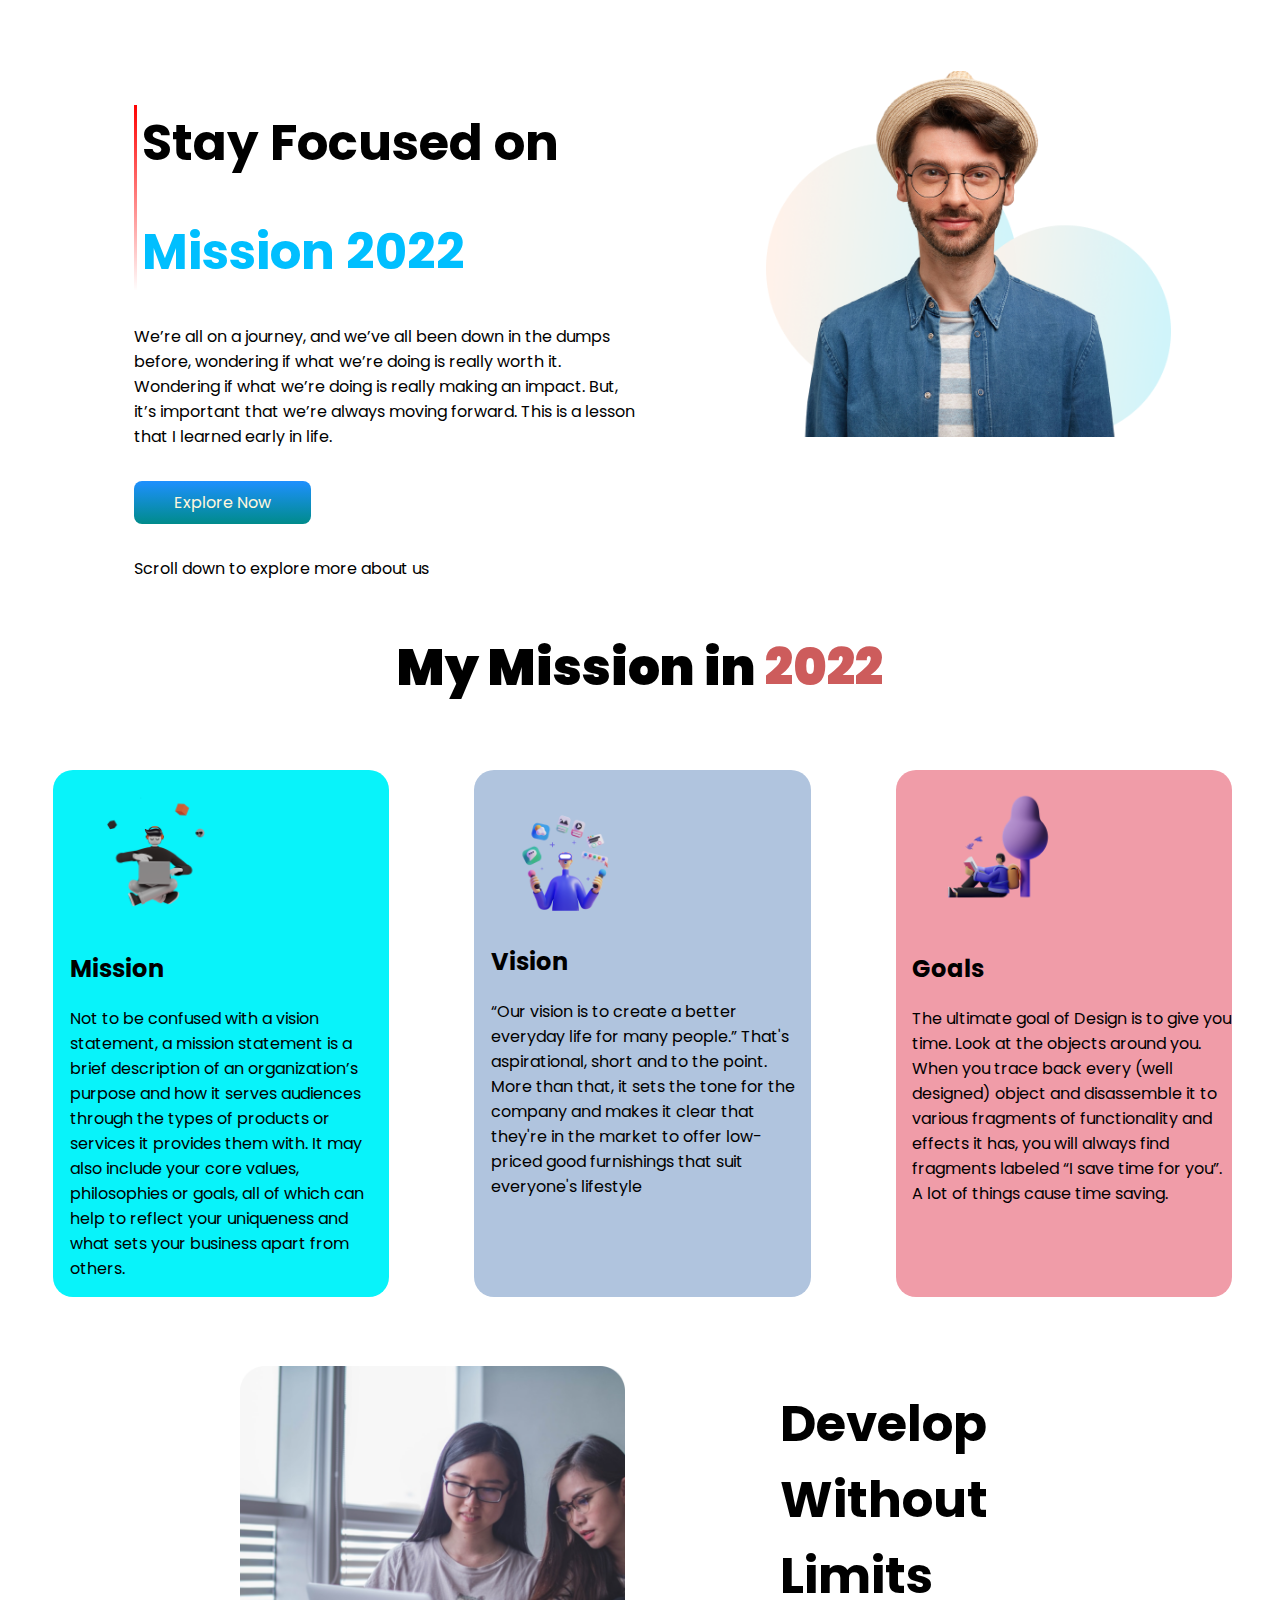
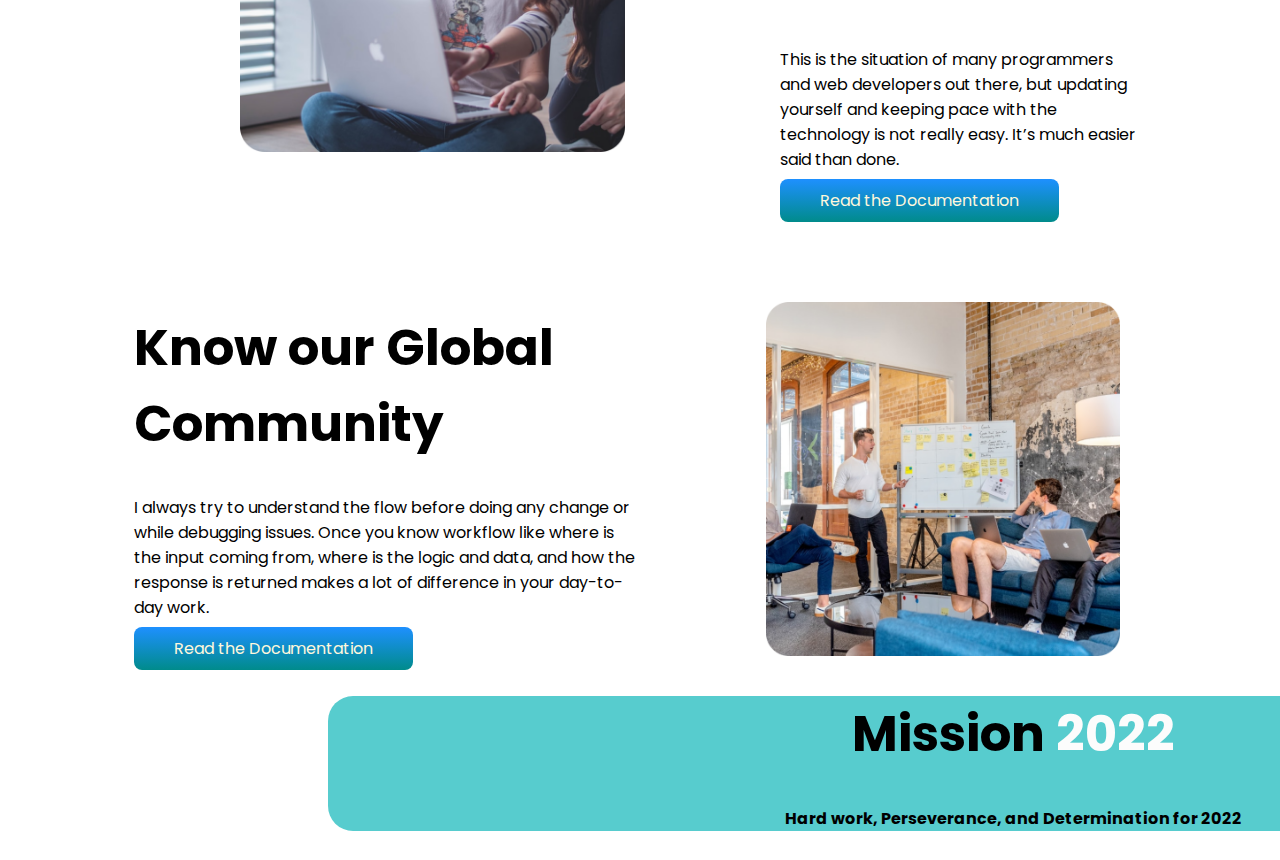
<file: index.html>
<!DOCTYPE html>
<html lang="en">

<head>
    <meta charset="UTF-8">
    <meta http-equiv="X-UA-Compatible" content="IE=edge">
    <meta name="viewport" content="width=device-width, initial-scale=1.0">
    <title>mission-2022</title>
    <link rel="preconnect" href="https://fonts.googleapis.com">
    <link rel="preconnect" href="https://fonts.gstatic.com" crossorigin>
    <link href="https://fonts.googleapis.com/css2?family=Poppins&display=swap" rel="stylesheet">
    <link rel="stylesheet" href="style.css">
</head>

<body>
    <section>
        <div class="half-width">
            <div class="col-border"><h1> Stay Focused on </h1>
                <h1 class="mission-color">Mission 2022</h1></div>
            <p>We’re all on a journey, and we’ve all been down in the dumps before, wondering if what we’re doing is
                really
                worth it.

                Wondering if what we’re doing is really making an impact.

                But, it’s important that we’re always moving forward. This is a lesson that I learned early in life.</p>
            <br>
            <a class="link-button" href="loading-style/index.html">Explore Now</a><br>
            <br>

            <p>Scroll down to explore more about us</p>
        </div>
        <div class="half-width"><img src="images/person-4.png" alt="">
        </div>

    </section>
    <h1 class="my-mission">My Mission in <span class="color-twinty">2022</span></h1>
    <section class="flexible">
        <div class="holding-container">
            <div class="mission">

                <div class="images-size"><img src="images/illustrator-2.png" alt=""></div>
                <h2 class="left-side">Mission</h2>
                <p class="left-side">Not to be confused with a vision statement, a mission statement is a brief
                    description of an
                    organization’s
                    purpose and how it serves audiences through the types of products or services it provides them with.
                    It
                    may
                    also
                    include your core values, philosophies or goals, all of which can help to reflect your uniqueness
                    and
                    what
                    sets
                    your business apart from others. </p>
            </div>
            <div class="vision">

                <div class="images-size"><img src="images/illustrator-1.png" alt=""></div>
                <h2 class="left-side">Vision</h2>
                <p class="left-side">“Our vision is to create a better everyday life for many people.” That's
                    aspirational, short and to
                    the
                    point. More than that, it sets the tone for the company and makes it clear that they're in the
                    market to
                    offer low-priced good furnishings that suit everyone's lifestyle</p>
            </div>
            <div class="goals">

                <div class="images-size"><img src="images/illustrator-3.png" alt=""></div>
                <h2 class="left-side">Goals</h2>
                <p class="left-side">The ultimate goal of Design is to give you time. Look at the objects around you.
                    When you trace back
                    every
                    (well
                    designed) object and disassemble it to various fragments of functionality and effects it has, you
                    will
                    always
                    find fragments labeled “I save time for you”. A lot of things cause time saving.</p>
            </div>
        </div>
    </section>

    <section>

        <div class="coding-image">
            <img src="images/coding.png" alt="">
        </div>
        <div class="coding-style">
            <h1> Develop Without Limits </h1>


            <p>This is the situation of many programmers and web developers out there, but updating yourself and
                keeping pace with the technology is not really easy. It’s much easier said than done.
            </p>

            <a class="link-button" href="doc/doc.html">Read the Documentation</a>



        </div>
    </section>

    <section>
        <div class="global-community">
            <h1>Know our Global Community</h1>
            <p>I always try to understand the flow before doing any change or while debugging issues. Once you know
                workflow like where is the input coming from, where is the logic and data, and how the response is
                returned makes a lot of difference in your day-to-day work.</p>
            <a class="link-button" href="">Read the Documentation</a><br>
        </div>

        <div class="global-community">
            <img src="images/project.png" alt="">
        </div>

    </section>

    <section>
        <footer>
            <div class="footer-style">
                <h1>Mission <span class="style-tw">2022</span></h1>
                <h4>Hard work, Perseverance, and Determination for 2022</h4>
            </div>

        </footer>
    </section>
</body>

</html>
</file>
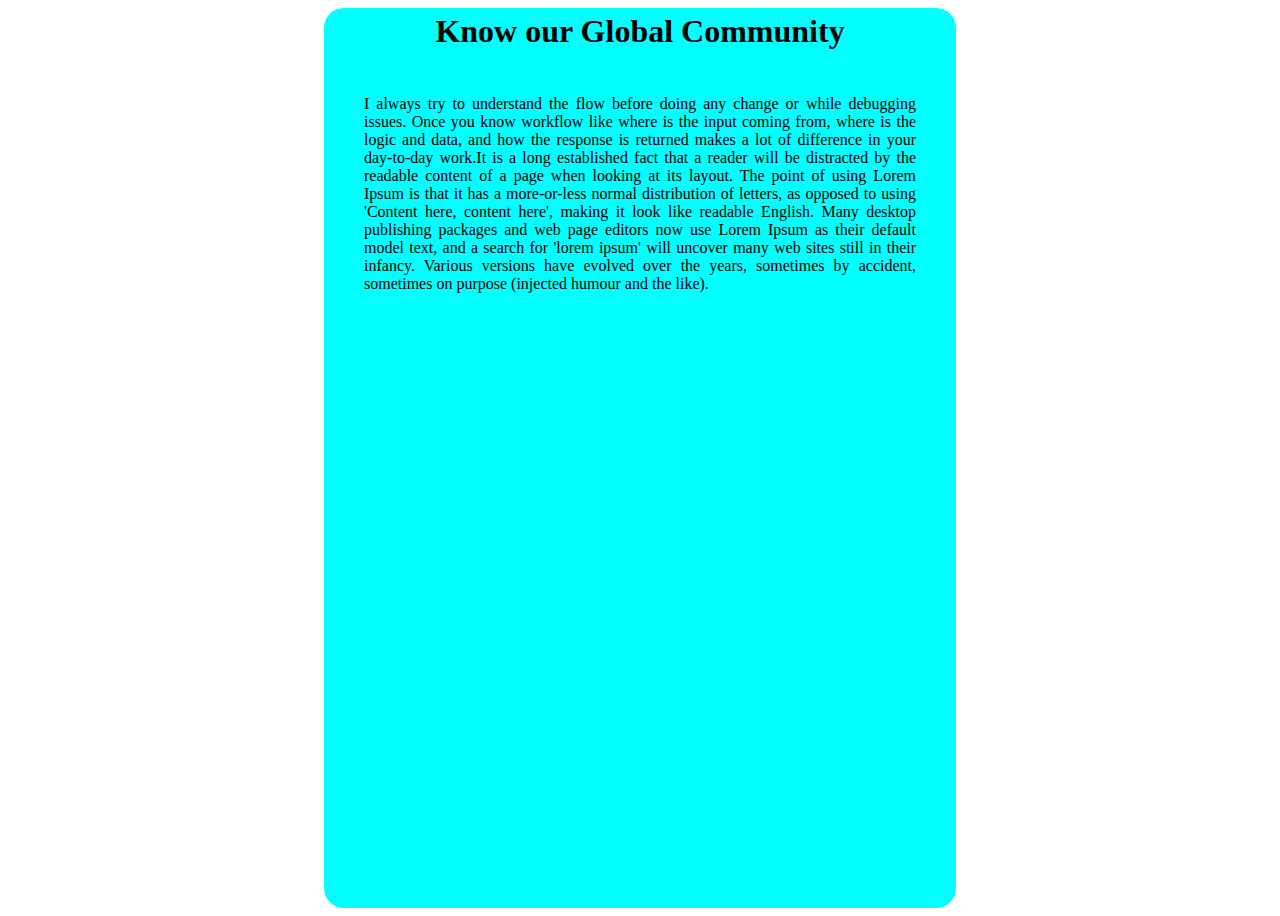
<file: doc/doc.html>
<!DOCTYPE html>
<html lang="en">
<head>
    <meta charset="UTF-8">
    <meta http-equiv="X-UA-Compatible" content="IE=edge">
    <meta name="viewport" content="width=device-width, initial-scale=1.0">
    <link rel="stylesheet" href="docu.css">
    <title>Document</title>
</head>
<body>
    <div class="global-community">
        <h1>Know our Global Community</h1>
        <p>I always try to understand the flow before doing any change or while debugging issues. Once you know
            workflow like where is the input coming from, where is the logic and data, and how the response is
            returned makes a lot of difference in your day-to-day work.It is a long established fact that a reader 
            will be distracted by the readable content of a page when looking at its layout. The point of using Lorem 
            Ipsum is that it has a more-or-less normal distribution of letters, as opposed to using 'Content here, 
            content here', making it look like readable English. Many desktop publishing packages and web page editors 
            now use Lorem Ipsum as their default model text, and a search for 'lorem ipsum' will uncover many web sites 
            still in their infancy. Various versions have evolved over the years, sometimes by accident, sometimes on 
            purpose (injected humour and the like).</p>
        
    </div>
</body>
</html>
</file>
<file: style.css>
body{
    font-family: 'Poppins', sans-serif;
}
h1{
    font-size: 50px;
}
.mission-color{
    color: DeepSkyBlue;
}
section{
    display: flex;
}
.col-border{
    border-left: 3px solid;
    padding-left: 5px;
    border-image: 
    linear-gradient(to bottom, red,rgba(0, 0, 0, 0)) 1 100%;
   
   
}
.half-width{
    width: 50%;
    padding-top: 5%;
    padding-left: 10%;
    
}
.half-width img{
   width: 80%;
   
}
.link-button{
    text-decoration: none;
    color: cornsilk;
    background-image: linear-gradient(DodgerBlue, DarkCyan);
    font-weight: 400;
    padding: 10px  40px;
    border-radius: 8px;
}
.my-mission{
    text-align: center;
    font-weight: 900;
}
.color-twinty{
    color: indianred;
}
.flexible{
    display: flex;
    justify-content: center;
   align-items: center;
   flex-wrap: wrap;
}
.holding-container{
    width: 100%;
   display: flex;
   
}
.mission{
   flex: 1;
   background-color: #08F3FA;
    position: relative;
   margin: 30px  10px;
   width: 30px;
   border-radius: 20px;
   margin-right: 40px;
   margin-left: 45px;



  
}
.vision{
    flex: 1;
    background-color: lightsteelblue;
    position: relative;
    margin: 30px 10px ;
    width: 20px;
    border-radius: 20px;
    margin-right: 40px;
    margin-left: 45px;
  
  
 
}
.goals{
    flex: 1;
    background-color: rgb(240, 156, 168);
    position: relative;
    margin: 30px 10px;
    width: 20px;
    border-radius: 20px;
    margin-right: 40px;
    margin-left: 45px;
  

}
.images-size img{
    width: 40%;
    padding-top: 20px;
    margin-left: 10%;
 }
 .left-side{
     margin-left: 5%;
 }
 .coding-image img{
    width: 50%;
    padding-top: 5%;
    padding-left: 30%;
    
}
 
 .coding-style{

    width: 60%;
    padding-top: 2%;
    padding-right: 10%;
 }
 .global-community{
    width: 50%;
    padding-top: 5%;
    padding-left: 10%;
 }
 .global-community img{
    width: 70%;
    padding-top: 5%;
    padding-right: 35%;
 }
 
 .footer-style{
     width: 300%;
     margin-left: 70%;
     background-color: rgba(65, 197, 200, 0.881);
     border-radius: 25px;
     text-align: center;
     font-size: 400;
 }
 .style-tw{
     color: rgb(252, 252, 252);
}
.para-graph{
    padding-top: 10%;
}
</file>
<file: doc/docu.css>
.global-community{
    width: 50%;
    height: 100vh;  
    text-align: justify;
    background-color: aqua;
    padding: auto;
    margin: auto; 
    border-radius: 20px;
   
  
 }
 .global-community p{
    padding: 20px;
    margin: 20px;
    
 }
 .global-community h1{
     text-align: center;
     padding: 5px;
     margin: 5px;
 }
</file>
